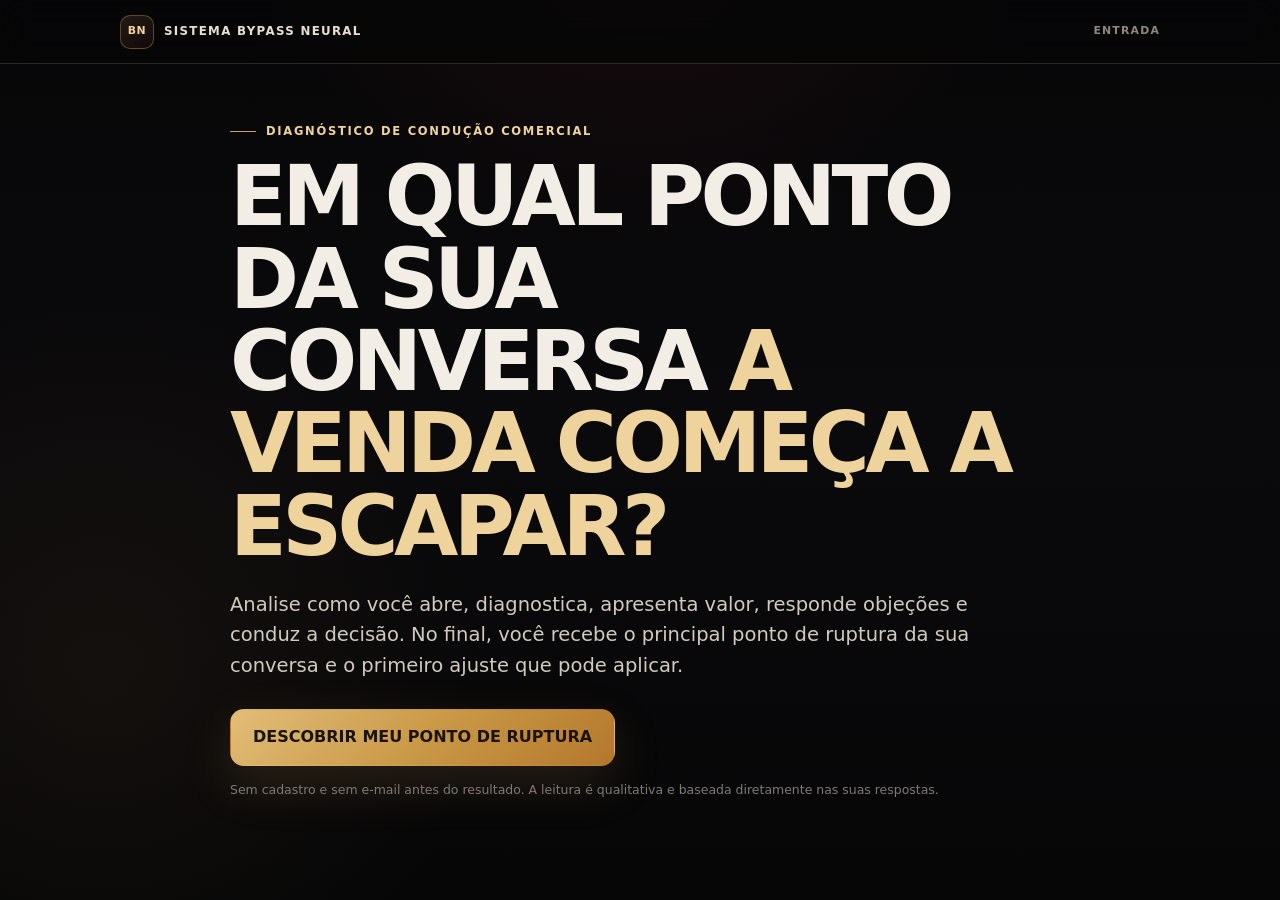
<file: index.html>
<!doctype html><html lang="pt-BR"><head><meta charset="utf-8"><meta name="viewport" content="width=device-width,initial-scale=1"><title>Sistema Bypass Neural</title><style>html,body{margin:0;min-height:100%;background:#09090a;color:#eee;font-family:system-ui,sans-serif}.boot{min-height:100vh;display:grid;place-items:center;text-align:center;padding:24px}.boot small{opacity:.65}</style></head><body><div class="boot" id="boot"><div>Carregando diagnóstico…<br><small>Sistema Bypass Neural</small></div></div><script>(async()=>{try{const files=Array.from({length:9},(_,i)=>`source/production/part-${String(i).padStart(2,'0')}.txt`);let html='';for(const f of files){const r=await fetch(f,{cache:'no-store'});if(!r.ok)throw new Error(`Falha em ${f}: ${r.status}`);html+=await r.text()}html=html.replace("document.getElementById('resultContinue').addEventListener('click',()=>go(26));","document.getElementById('resultContinue').addEventListener('click',()=>go(25));").replace("if (state.step===28) location.href=url;","if (state.step===27) location.href=url;").replace('</body>','<script src="patch-v3.js?v=20260812a"><\/script></body>');document.open();document.write(html);document.close()}catch(e){document.getElementById('boot').innerHTML='<div>Não foi possível carregar o diagnóstico.<br><small>'+String(e)+'</small></div>'}})();</script></body></html>
</file>
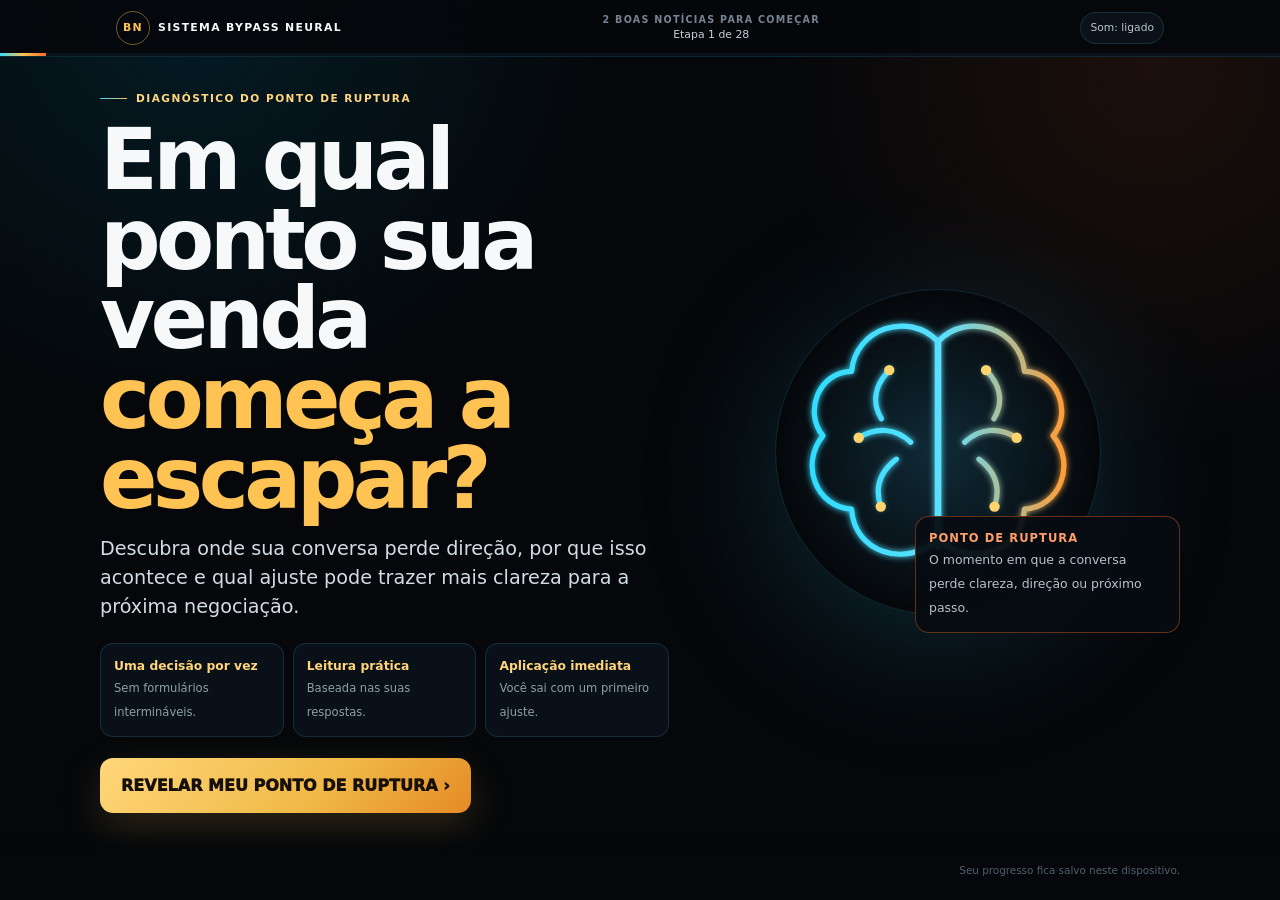
<file: index-v2.html>
<!doctype html><html lang="pt-BR"><head><meta charset="utf-8"><meta name="viewport" content="width=device-width,initial-scale=1,viewport-fit=cover"><title>Diagnóstico do Ponto de Ruptura | Sistema Bypass Neural</title><meta name="description" content="Descubra onde sua conversa comercial perde direção e receba um caminho prático para corrigir o ponto de ruptura."><meta name="theme-color" content="#05070a"><style>:root{--bg:#05070a;--p:#0b1118;--p2:#101821;--line:rgba(65,210,255,.16);--c:#3ad8ff;--g:#ffc353;--o:#ff6b28;--ok:#32dd91;--tx:#f6f8fa;--mu:#9ba8b5;--r:20px;--max:1080px}*{box-sizing:border-box}html{background:var(--bg);scroll-behavior:smooth}body{margin:0;color:var(--tx);font-family:Inter,system-ui,-apple-system,Segoe UI,sans-serif;line-height:1.5;background:radial-gradient(circle at 15% 0,rgba(0,170,220,.13),transparent 30%),radial-gradient(circle at 90% 8%,rgba(255,100,30,.09),transparent 27%),#05070a;min-width:320px}button,a{font:inherit}.top{position:sticky;top:0;z-index:30;background:rgba(5,7,10,.9);backdrop-filter:blur(16px);border-bottom:1px solid var(--line)}.topin{max-width:var(--max);margin:auto;padding:11px 16px 8px;display:grid;grid-template-columns:auto 1fr auto;gap:14px;align-items:center}.brand{font-size:.68rem;letter-spacing:.12em;font-weight:900;text-transform:uppercase;display:flex;align-items:center;gap:8px}.mark{width:34px;height:34px;border:1px solid rgba(255,195,83,.45);border-radius:50%;display:grid;place-items:center;color:var(--g)}.meta{text-align:center}.phase{font-size:.6rem;color:#758392;text-transform:uppercase;letter-spacing:.13em;font-weight:900}.step{font-size:.68rem;color:#c9d1d9}.sound{border:1px solid var(--line);background:#0b1118;color:#b9c4cc;border-radius:999px;padding:7px 9px;font-size:.67rem;cursor:pointer}.bar{height:3px;background:#0b1118}.bar i{display:block;height:100%;background:linear-gradient(90deg,var(--c),var(--g),var(--o));transition:.3s}.app{width:min(calc(100% - 26px),var(--max));min-height:calc(100vh - 95px);margin:auto;display:grid;align-items:center;padding:34px 0 82px}.screen{width:100%;animation:in .25s ease}@keyframes in{from{opacity:0;transform:translateY(8px)}to{opacity:1;transform:none}}.frame{width:min(100%,820px);margin:auto}.card{border:1px solid var(--line);border-radius:var(--r);padding:clamp(21px,4vw,36px);background:linear-gradient(150deg,rgba(15,23,32,.97),rgba(6,10,14,.98));box-shadow:0 24px 80px rgba(0,0,0,.45)}.kick{display:flex;align-items:center;gap:9px;font-size:.66rem;text-transform:uppercase;letter-spacing:.14em;color:#ffd680;font-weight:900;margin-bottom:13px}.kick:before{content:"";width:27px;height:1px;background:linear-gradient(90deg,var(--c),var(--g))}h1,h2,h3,p{margin-top:0}.t1{font-size:clamp(2.55rem,7vw,5.3rem);line-height:.94;letter-spacing:-.055em;margin-bottom:17px}.t2{font-size:clamp(2rem,5vw,3.8rem);line-height:1;letter-spacing:-.045em;margin-bottom:15px}.gold{color:var(--g)}.cyan{color:var(--c)}.lead{font-size:clamp(1rem,2.1vw,1.2rem);color:#d3dce4;max-width:760px}.muted{color:var(--mu)}.hero{display:grid;grid-template-columns:1.08fr .92fr;gap:26px;align-items:center}.heroart{position:relative;display:grid;place-items:center}.heroart img{width:min(100%,390px);filter:drop-shadow(0 28px 70px rgba(58,216,255,.16))}.float{position:absolute;right:0;bottom:14px;width:min(265px,58%);padding:13px;border-radius:14px;border:1px solid rgba(255,107,40,.38);background:rgba(7,12,17,.94)}.float b{display:block;color:#ff9d68;font-size:.72rem;text-transform:uppercase;letter-spacing:.09em}.float span{font-size:.78rem;color:#b6c1ca}.three{display:grid;grid-template-columns:repeat(3,1fr);gap:9px;margin:21px 0}.mini{padding:13px;border:1px solid var(--line);border-radius:13px;background:#091017}.mini b{display:block;color:#ffd47a;font-size:.77rem}.mini span{font-size:.72rem;color:#8f9dab}.btn{border:0;border-radius:13px;min-height:55px;padding:14px 21px;font-weight:950;cursor:pointer;display:inline-flex;align-items:center;justify-content:center;text-align:center;text-decoration:none;transition:.16s}.btn:hover{transform:translateY(-2px)}.primary{background:linear-gradient(135deg,#ffd77a,#f0b947 60%,#e58a25);color:#171009;box-shadow:0 15px 42px rgba(255,195,83,.16)}.news{display:grid;grid-template-columns:1fr .72fr;gap:22px;align-items:center}.tag{display:inline-block;border:1px solid rgba(58,216,255,.34);border-radius:7px;color:var(--c);font-size:.65rem;font-weight:900;letter-spacing:.1em;text-transform:uppercase;padding:6px 8px;margin-bottom:13px}.visual{border:1px solid var(--line);border-radius:18px;background:#070b0f;display:grid;place-items:center;min-height:290px;overflow:hidden}.visual img{display:block;width:min(72%,310px);height:auto}.bullets{display:grid;gap:9px;margin:18px 0}.bullet{display:grid;grid-template-columns:28px 1fr;gap:9px;padding:11px;border:1px solid rgba(255,255,255,.06);border-radius:12px;background:#091017;color:#c2ccd5}.bullet i{font-style:normal;color:var(--g);font-weight:900}.q{font-size:clamp(1.65rem,4.3vw,3.05rem);line-height:1.06;letter-spacing:-.035em;margin-bottom:7px}.helper{color:var(--mu);margin-bottom:20px}.opts{display:grid;gap:9px}.opt{width:100%;min-height:64px;border:1px solid rgba(65,210,255,.14);border-radius:14px;background:#0b1118;color:var(--tx);padding:13px 14px;display:grid;grid-template-columns:34px 1fr 18px;gap:11px;align-items:center;text-align:left;cursor:pointer}.opt:hover{border-color:rgba(58,216,255,.4);background:#0f1821}.opt[aria-pressed=true]{border-color:rgba(255,195,83,.65);background:linear-gradient(135deg,rgba(255,195,83,.1),rgba(58,216,255,.05))}.letter{width:31px;height:31px;border-radius:9px;background:rgba(58,216,255,.08);color:var(--c);display:grid;place-items:center;font-size:.7rem;font-weight:900}.why{margin-top:13px;border-left:2px solid var(--g);background:linear-gradient(90deg,rgba(255,195,83,.06),transparent);padding:11px 13px;color:#aab6c0;font-size:.8rem}.nav{position:fixed;bottom:0;left:0;right:0;z-index:25;background:linear-gradient(180deg,transparent,rgba(5,7,10,.97) 34%);padding:31px 16px max(11px,env(safe-area-inset-bottom));pointer-events:none}.navin{max-width:var(--max);margin:auto;display:flex;justify-content:space-between;pointer-events:auto}.back{border:0;background:none;color:#8998a6;text-decoration:underline;text-underline-offset:4px;cursor:pointer}.save{font-size:.65rem;color:#52606c}.milestone{display:grid;grid-template-columns:44px 1fr;gap:12px;align-items:center;padding:14px;border:1px solid rgba(50,221,145,.26);border-radius:14px;background:rgba(50,221,145,.055);margin:17px 0}.micon{width:44px;height:44px;border-radius:50%;display:grid;place-items:center;background:rgba(50,221,145,.12);color:#78f0b6}.milestone strong{display:block}.milestone span{font-size:.78rem;color:#9fb0bc}.rewards{display:grid;grid-template-columns:repeat(4,1fr);gap:9px;margin:20px 0}.reward{border:1px solid var(--line);border-radius:13px;background:#091017;text-align:center;padding:12px 8px}.reward img{width:32px;height:32px;margin-bottom:5px}.reward span{display:block;font-size:.68rem;color:#91a0ae}.process{text-align:center;min-height:390px;display:grid;place-items:center}.pulse{width:160px;height:160px;border-radius:50%;display:grid;place-items:center;margin:0 auto 18px;position:relative;background:radial-gradient(circle,rgba(58,216,255,.16),transparent 66%)}.pulse:before,.pulse:after{content:"";position:absolute;inset:5px;border:1px solid rgba(58,216,255,.3);border-radius:50%;animation:pulse 1.7s infinite}.pulse:after{inset:-15px;animation-delay:.45s}@keyframes pulse{to{opacity:0;transform:scale(1.2)}}.pulse img{width:110px}.loader{height:6px;border-radius:999px;background:#101821;overflow:hidden}.loader i{display:block;height:100%;background:linear-gradient(90deg,var(--c),var(--g));animation:load 2.4s ease forwards}@keyframes load{from{width:0}to{width:100%}}.result{display:grid;grid-template-columns:1fr .4fr;gap:20px;align-items:center}.result img{width:min(100%,210px);justify-self:center}.label{display:inline-block;border:1px solid rgba(255,195,83,.3);border-radius:999px;padding:6px 9px;color:#ffd47a;background:rgba(255,195,83,.06);font-size:.62rem;font-weight:900;text-transform:uppercase;letter-spacing:.1em}.rtitle{font-size:clamp(2.4rem,6vw,4.8rem);line-height:.95;letter-spacing:-.05em;margin:13px 0}.rgrid{display:grid;grid-template-columns:repeat(2,1fr);gap:10px;margin:17px 0}.rpanel{padding:16px;border:1px solid var(--line);border-radius:14px;background:#091017}.rpanel h3{font-size:.66rem;color:#ffd47a;text-transform:uppercase;letter-spacing:.1em;margin-bottom:7px}.rpanel p{font-size:.86rem;color:#b6c1ca;margin:0}.level{display:flex;gap:10px;align-items:center;padding:13px;border:1px solid var(--line);border-radius:13px;background:#081018}.level b{width:39px;height:39px;border-radius:10px;background:rgba(58,216,255,.1);color:var(--c);display:grid;place-items:center}.level small{display:block;color:#667484;text-transform:uppercase;letter-spacing:.08em;font-size:.58rem}.ipac{display:grid;grid-template-columns:repeat(4,1fr);gap:9px;margin:19px 0}.ip{border:1px solid var(--line);border-radius:14px;background:#091017;text-align:center;padding:15px 10px}.ip b{width:37px;height:37px;border-radius:50%;display:grid;place-items:center;margin:0 auto 7px;background:linear-gradient(135deg,var(--c),var(--g));color:#061016}.ip strong{display:block;font-size:.8rem}.ip span{font-size:.7rem;color:#8796a5}.suite{display:block;width:min(100%,860px);margin:18px auto;border:1px solid rgba(255,195,83,.24);border-radius:17px;box-shadow:0 25px 80px rgba(0,0,0,.45)}.products{display:grid;grid-template-columns:repeat(2,1fr);gap:10px;margin:18px 0}.product{padding:15px;border:1px solid var(--line);border-radius:14px;background:#091017}.product strong{display:block}.product span{font-size:.8rem;color:#91a0ae}.product em{display:block;font-style:normal;color:#62dcff;font-size:.7rem;margin-top:4px}.video{position:relative;padding-top:56.25%;border-radius:17px;overflow:hidden;border:1px solid rgba(58,216,255,.25);background:#05070a;margin:18px 0}.video iframe{position:absolute;inset:0;width:100%;height:100%;border:0}.offer{display:grid;grid-template-columns:1fr .85fr;gap:22px;align-items:center}.price{font-size:clamp(3.5rem,8vw,6.2rem);line-height:.9;font-weight:950;color:#ffd16d;margin:12px 0}.price small{font-size:.2em;color:#aab5be;letter-spacing:0}.checks{display:grid;gap:7px;margin:17px 0}.check{display:grid;grid-template-columns:22px 1fr;color:#c5d0d9}.check b{color:var(--ok)}.guarantee{padding:13px;border:1px solid rgba(50,221,145,.26);border-radius:13px;background:rgba(50,221,145,.055);color:#b9d8c8;font-size:.8rem}.toast{position:fixed;z-index:50;left:50%;top:85px;transform:translate(-50%,-15px);width:min(calc(100% - 26px),450px);padding:12px 14px;border:1px solid rgba(50,221,145,.3);border-radius:13px;background:rgba(7,14,18,.97);box-shadow:0 20px 65px rgba(0,0,0,.5);opacity:0;pointer-events:none;transition:.2s}.toast.show{opacity:1;transform:translate(-50%,0)}.toast strong{display:block;font-size:.8rem}.toast span{font-size:.7rem;color:#93a4b1}.exit{position:fixed;inset:0;z-index:80;background:rgba(0,0,0,.84);backdrop-filter:blur(8px);display:grid;place-items:center;padding:16px}.exit[hidden]{display:none}.exitbox{width:min(100%,820px);max-height:94vh;overflow:auto;border:1px solid rgba(255,195,83,.35);border-radius:23px;background:radial-gradient(circle at 85% 10%,rgba(255,107,40,.12),transparent 32%),#081017;padding:clamp(20px,4vw,33px);position:relative}.x{position:absolute;right:13px;top:10px;background:none;border:0;color:#8d9aa6;font-size:28px;cursor:pointer}.exitgrid{display:grid;grid-template-columns:.65fr 1fr;gap:24px;align-items:center}.book{width:min(250px,72vw);aspect-ratio:3/4.15;border-radius:7px 18px 18px 7px;background:radial-gradient(circle at 55% 44%,rgba(58,216,255,.17),transparent 25%),linear-gradient(145deg,#111820,#05080b 55%,#0a1015);border:1px solid rgba(255,195,83,.34);box-shadow:20px 28px 70px rgba(0,0,0,.55);padding:22px 18px;display:flex;flex-direction:column;justify-content:space-between;position:relative}.book:after{content:"";position:absolute;right:-9px;top:8px;bottom:8px;width:9px;background:linear-gradient(90deg,#c9bea2,#fff4d5,#9a9078);border-radius:0 5px 5px 0}.book b{font-size:.7rem;letter-spacing:.15em;color:#ffd47a;text-transform:uppercase}.book strong{font-size:1.65rem;line-height:.92}.book span{font-size:.7rem;color:#9ba9b5}.exitprice{font-size:3.8rem;font-weight:950;color:#ffd16d;line-height:.9;margin:10px 0}.no{border:0;background:none;color:#7d8995;text-decoration:underline;cursor:pointer;padding:10px}.fine{font-size:.7rem;color:#788692}@media(max-width:800px){.topin{grid-template-columns:1fr auto}.meta{grid-column:1/-1;grid-row:2}.hero,.news,.result,.offer,.exitgrid{grid-template-columns:1fr}.three{grid-template-columns:1fr 1fr}.rewards,.ipac{grid-template-columns:1fr 1fr}.rgrid,.products{grid-template-columns:1fr}.news .visual{order:-1}.float{right:6px}.exitgrid .book{justify-self:center}}@media(max-width:500px){.app{width:calc(100% - 18px);padding-top:23px}.card{padding:18px 15px}.three,.rewards,.ipac{grid-template-columns:1fr}.t1{font-size:2.55rem}.t2{font-size:2.15rem}.save{display:none}}</style><script>!function(f,b,e,v,n,t,s){if(f.fbq)return;n=f.fbq=function(){n.callMethod?n.callMethod.apply(n,arguments):n.queue.push(arguments)};if(!f._fbq)f._fbq=n;n.push=n;n.loaded=!0;n.version='2.0';n.queue=[];t=b.createElement(e);t.async=!0;t.src=v;s=b.getElementsByTagName(e)[0];s.parentNode.insertBefore(t,s)}(window,document,'script','https://connect.facebook.net/en_US/fbevents.js');fbq('init','341131507668987');fbq('track','PageView');</script></head><body><header class="top"><div class="topin"><div class="brand"><span class="mark">BN</span>Sistema Bypass Neural</div><div class="meta"><div class="phase" id="phase"></div><div class="step" id="step"></div></div><button class="sound" id="sound">Som: ligado</button></div><div class="bar"><i id="bar"></i></div></header><main class="app" id="app"></main><div class="nav"><div class="navin"><button class="back" id="back">Voltar</button><span class="save">Seu progresso fica salvo neste dispositivo.</span></div></div><div class="toast" id="toast"><strong id="tt"></strong><span id="tx"></span></div><div class="exit" id="exit" hidden><div class="exitbox"><button class="x" id="x">×</button><div class="exitgrid"><div class="book"><b>Sistema Bypass Neural</b><strong>O CÓDIGO DO DESPERTAR</strong><span>Guia de entrada para conversas que precisam avançar.</span></div><div><div class="kick">Antes de sair</div><h2 class="t2">Se o sistema completo ainda não é o momento, <span class="gold">comece pelo livro.</span></h2><p class="lead">Uma forma mais enxuta de organizar sua conversa, reconhecer pontos de ruptura e começar a corrigir o que trava a decisão.</p><div class="exitprice">R$17</div><button class="btn primary" id="book">QUERO O LIVRO POR R$17</button><button class="no" id="leave">Não, vou sair</button><div class="fine">Uma alternativa mais enxuta para começar sem entrar no sistema completo agora.</div></div></div></div></div><script>(()=>{'use strict';const N=28,K='bypassBK_v2',CO='https://pay.hotmart.com/A98424225S?bid=1773208589822&checkoutMode=10&off=njqo49xj',keys=['utm_source','utm_medium','utm_campaign','utm_content','utm_term','fbclid'],par=new URLSearchParams(location.search),acq={};keys.forEach(k=>{if(par.get(k))acq[k]=par.get(k)});let S={version:'2.0',step:0,a:{},scores:{diagnostic:0,value:0,objection:0,closing:0},result:null,params:acq,session:crypto.randomUUID?.()||Date.now()+'',fired:{},sound:true,exit:false};try{const o=JSON.parse(localStorage.getItem(K)||'null');if(o&&o.version==='2.0')S={...S,...o,params:{...acq,...(o.params||{})}}}catch(e){}const app=document.getElementById('app'),bar=document.getElementById('bar'),phase=document.getElementById('phase'),step=document.getElementById('step'),back=document.getElementById('back'),snd=document.getElementById('sound'),toast=document.getElementById('toast'),tt=document.getElementById('tt'),tx=document.getElementById('tx'),ex=document.getElementById('exit');function save(){localStorage.setItem(K,JSON.stringify(S))}function ev(n,d={}){if(S.fired[n])return;S.fired[n]=Date.now();save();try{fbq('trackCustom',n,d)}catch(e){};window.dataLayer=window.dataLayer||[];window.dataLayer.push({event:n,...d,session_id:S.session})}function repeat(n,d={}){try{fbq('trackCustom',n,d)}catch(e){};window.dataLayer=window.dataLayer||[];window.dataLayer.push({event:n,...d,session_id:S.session})}function tone(kind='ok'){if(!S.sound)return;try{const C=AudioContext||webkitAudioContext,c=new C(),t=c.currentTime,ns=kind==='win'?[523,659,784]:[659,831];ns.forEach((f,i)=>{const o=c.createOscillator(),g=c.createGain();o.frequency.value=f;g.gain.setValueAtTime(.001,t+i*.07);g.gain.linearRampToValueAtTime(.05,t+i*.07+.012);g.gain.exponentialRampToValueAtTime(.001,t+i*.07+.18);o.connect(g).connect(c.destination);o.start(t+i*.07);o.stop(t+i*.07+.2)});setTimeout(()=>c.close(),700)}catch(e){}}function pop(a,b,win=false){tt.textContent=a;tx.textContent=b;toast.classList.add('show');tone(win?'win':'ok');setTimeout(()=>toast.classList.remove('show'),2100)}function ph(s){if(s<=2)return'2 boas notícias para começar';if(s<=5)return'Contexto comercial';if(s<=16)return'Mapeamento da conversa';if(s<=18)return'Leitura do padrão';if(s<=20)return'Seu diagnóstico';if(s<=23)return'Solução personalizada';if(s===24)return'Vídeo';return'Sistema Bypass Neural'}function topbar(){phase.textContent=ph(S.step);step.textContent=`Etapa ${S.step+1} de ${N}`;bar.style.width=((S.step+1)/N*100)+'%';back.style.visibility=S.step?'visible':'hidden';snd.textContent=S.sound?'Som: ligado':'Som: desligado'}const Q={what:['O que você vende hoje?','Escolha o cenário mais parecido com o seu.',[['servicos','Serviços profissionais'],['consultoria','Consultoria ou mentoria'],['saude','Saúde, estética ou bem-estar'],['educacao','Educação, cursos ou treinamentos'],['imoveis','Imóveis ou ticket alto'],['produtos','Produtos ou comércio'],['outro','Outro tipo de oferta']],'Isso coloca o diagnóstico dentro de uma conversa parecida com a que você realmente vive.'],channel:['Onde a maior parte das suas vendas acontece?','Pense no canal em que as conversas mais importantes acontecem.',[['whatsapp','WhatsApp ou mensagens'],['call','Ligação ou chamada de vídeo'],['reuniao','Reunião comercial'],['presencial','Atendimento presencial'],['direct','Direct / redes sociais'],['misto','Uso mais de um canal']],'Cada canal muda o ritmo da decisão. O objetivo continua sendo clareza no próximo passo.'],ticket:['Qual é o valor médio da sua venda?','Escolha a faixa que representa a maioria das negociações.',[['100','Até R$100'],['500','R$100 a R$500'],['2000','R$500 a R$2.000'],['5000','R$2.000 a R$5.000'],['high','Acima de R$5.000']],'Quanto maior o risco percebido, mais importante é construir valor antes do fechamento.'],opening:['Como você costuma abrir uma conversa comercial?','Escolha seu comportamento mais comum.',[['pitch','Apresento a oferta logo no começo'],['brief','Faço uma pergunta rápida e depois explico'],['context','Primeiro entendo contexto e motivo do contato'],['script','Uso uma apresentação pronta']],'A abertura define se o cliente sente que entrou numa conversa ou numa apresentação.'],diagnosis:['Antes de apresentar a solução, quanto você realmente entende do problema?','Pense na conversa real, não na ideal.',[['little','Normalmente sei só o básico'],['some','Faço algumas perguntas, sem aprofundar muito'],['impact','Entendo problema, impacto e prioridade'],['criteria','Entendo também o que faria a pessoa decidir']],'Quando o diagnóstico é raso, a proposta precisa adivinhar o que deveria provar.'],value:['Quando explica sua oferta, como você constrói valor?','Escolha o padrão mais frequente.',[['features','Mostro recursos e tudo o que a pessoa recebe'],['benefits','Explico benefícios gerais'],['link','Conecto a solução ao que o cliente acabou de dizer'],['comparison','Uso comparação de preço ou custo']],'Valor ganha força quando a solução se conecta a um problema já reconhecido.'],price:['O que acontece quando chega o momento do preço?','Escolha a situação mais frequente.',[['silence','Digo o preço e espero a reação'],['justify','Justifico o preço antes que a pessoa questione'],['discount','Já penso em desconto ou condição'],['criteria','Retomo o que a pessoa disse e apresento o preço nesse contexto']],'Preço isolado vira comparação. Preço ligado ao critério de decisão vira parte da escolha.'],goal:['Se pudesse melhorar uma única coisa agora, qual seria?','Essa resposta define onde o diagnóstico precisa ser mais útil.',[['clarity','Ter mais clareza sobre o que dizer'],['objection','Responder objeções sem travar'],['confidence','Conduzir com mais segurança'],['followup','Parar de perder clientes no follow-up'],['closing','Fechar com mais naturalidade']],'No final, você verá como o sistema se conecta diretamente a essa prioridade.'],expensive:['O cliente diz: “Está caro.” O que você faz primeiro?','Escolha sua reação mais comum.',[['defend','Explico por que vale o preço'],['discount','Tento melhorar a condição'],['question','Pergunto o que está sendo comparado ou pesando'],['freeze','Fico sem saber como continuar']],'“Está caro” pode significar comparação, insegurança, valor pouco claro ou falta de prioridade.'],think:['O cliente diz: “Vou pensar.” O que acontece depois?','Marque o comportamento mais comum.',[['accept','Aceito e aguardo a pessoa voltar'],['pressure','Tento convencer a decidir agora'],['clarify','Pergunto o que ela precisa avaliar'],['follow','Combino um retorno sem explorar a dúvida']],'“Vou pensar” sinaliza que alguma parte da decisão ainda está aberta.'],partner:['O cliente diz: “Preciso falar com alguém.” Como você conduz?','Pense em sócio, cônjuge, gestor ou outro decisor.',[['wait','Peço para me avisar depois'],['material','Mando mais material'],['clarify','Entendo o que a outra pessoa precisa saber e preparo o próximo passo'],['push','Tento fechar antes']],'Quando existe outro decisor, o objetivo é reduzir ruído na conversa que vai acontecer sem você.'],notnow:['O cliente diz: “Agora não.” Qual é sua primeira leitura?','Escolha o mais próximo da prática.',[['timing','Assumo que é timing e encerro'],['campaign','Coloco no follow-up e tento depois'],['clarify','Entendo o que precisaria mudar para fazer sentido'],['discount','Tento criar uma condição melhor']],'“Agora não” vira informação útil quando você descobre o que impede o avanço.'],followup:['Quando o cliente some, como é seu follow-up?','Escolha o padrão mais comum.',[['checking','“Oi, conseguiu ver?” / “Alguma novidade?”'],['repeat','Repito os principais benefícios'],['newvalue','Retomo o contexto e acrescento algo útil para a decisão'],['none','Faço pouco follow-up para não parecer insistente']],'Follow-up forte não é cobrar resposta. É devolver direção para uma decisão que perdeu movimento.'],closing:['Como suas conversas normalmente terminam?','Pense no último minuto.',[['open','“Qualquer coisa me chama.”'],['hope','Espero o cliente dizer que quer comprar'],['next','Definimos um próximo passo claro, com ação e prazo'],['link','Mando o link e deixo a pessoa decidir sozinha']],'Uma boa conversa pode perder força no fim quando ninguém sabe o que acontece depois.']};function question(id){const [t,h,os,w]=Q[id];return `<section class="screen frame"><div class="kick">${ph(S.step)}</div><h2 class="q">${t}</h2><p class="helper">${h}</p><div class="opts">${os.map((o,i)=>`<button class="opt" data-a="${id}" data-v="${o[0]}" aria-pressed="${S.a[id]===o[0]}"><span class="letter">${String.fromCharCode(65+i)}</span><span>${o[1]}</span><span>›</span></button>`).join('')}</div><div class="why">${w}</div></section>`}function calc(){const a=S.a,s={diagnostic:0,value:0,objection:0,closing:0};if(a.opening==='pitch')s.diagnostic+=3;else if(['brief','script'].includes(a.opening))s.diagnostic++;if(a.diagnosis==='little')s.diagnostic+=3;else if(a.diagnosis==='some')s.diagnostic+=2;if(a.value==='features')s.value+=3;else if(['benefits','comparison'].includes(a.value))s.value+=2;if(a.price==='silence')s.value+=2;else if(['justify','discount'].includes(a.price))s.value++;if(['defend','discount','freeze'].includes(a.expensive))s.objection+=2;if(['accept','pressure'].includes(a.think))s.objection+=2;else if(a.think==='follow')s.objection++;if(['wait','push'].includes(a.partner))s.objection+=2;else if(a.partner==='material')s.objection++;if(['timing','discount'].includes(a.notnow))s.objection+=2;else if(a.notnow==='campaign')s.objection++;if(['checking','none'].includes(a.followup))s.closing+=3;else if(a.followup==='repeat')s.closing+=2;if(['open','hope'].includes(a.closing))s.closing+=3;else if(a.closing==='link')s.closing+=2;S.scores=s;const order=['diagnostic','value','objection','closing'],x=order.map((k,i)=>({k,v:s[k],i})).sort((a,b)=>b.v-a.v||a.i-b.i),total=Object.values(s).reduce((a,b)=>a+b,0);S.result={primary:x[0].v?x[0].k:null,secondary:x[1].v?x[1].k:null,total,level:total<=3?'Estrutura Consolidada':total<=7?'Estrutura Funcional':total<=12?'Estrutura Parcial':'Estrutura Inicial'};save()}const labels={diagnostic:'DIAGNÓSTICO FRACO',value:'VALOR DIFUSO',objection:'OBJEÇÃO REATIVA',closing:'FECHAMENTO ABERTO'},friendly={diagnostic:'apresentar cedo demais',value:'deixar o valor abstrato',objection:'responder antes de entender',closing:'terminar sem próximo passo'},D={diagnostic:['A conversa perde precisão antes da proposta.','Você tende a apresentar antes de entender problema, impacto, prioridade e critério de decisão.','A solução pode ser boa, mas o cliente precisa fazer sozinho a ligação entre o que sente e o que você vende.','Antes de explicar, esclareça situação, impacto, prioridade e o que faria a pessoa considerar uma boa decisão.'],value:['A ruptura aparece quando a solução é apresentada.','Benefícios e entregas entram na conversa, mas nem sempre ficam ligados ao que o cliente revelou.','O preço ganha peso porque o valor continua abstrato.','Repita a necessidade nas palavras do cliente e conecte cada parte da solução a esse ponto.'],objection:['A conversa perde direção no momento da hesitação.','A resposta chega antes de você descobrir o que a objeção realmente quer dizer.','Você pode defender preço quando o problema é confiança ou explicar mais quando falta prioridade.','Primeiro identifique a dúvida real. Depois responda só ao ponto confirmado e recoloque a decisão em movimento.'],closing:['A ruptura aparece no final e no follow-up.','A conversa termina aberta, sem decisão ou próximo passo definido.','Mesmo com interesse, o cliente sai sem compromisso claro e a energia desaparece.','Feche cada conversa com um próximo passo concreto: o que vai acontecer, quem faz e quando.'],none:['Não apareceu uma ruptura dominante.','Suas respostas mostram uma estrutura relativamente consistente.','Nesse caso, o ganho tende a vir de refinamento e repetição.','Padronize o que já funciona e concentre prática na prioridade escolhida.']};function ctx(){const a=S.a;return{what:({servicos:'seus serviços',consultoria:'sua consultoria ou mentoria',saude:'seu atendimento',educacao:'seus treinamentos',imoveis:'suas negociações',produtos:'seus produtos',outro:'sua oferta'}[a.what]||'sua oferta'),channel:({whatsapp:'no WhatsApp',call:'em chamadas',reuniao:'em reuniões',presencial:'no atendimento presencial',direct:'no Direct',misto:'em mais de um canal'}[a.channel]||'nas suas conversas'),goal:({clarity:'ter clareza sobre o que dizer',objection:'responder objeções sem travar',confidence:'conduzir com mais segurança',followup:'recuperar conversas no follow-up',closing:'fechar com mais naturalidade'}[a.goal]||'conduzir melhor')}}function products(){const p=S.result?.primary||'diagnostic',m={diagnostic:[['Manual de Campo','Perguntas e mapas para chegar à proposta com contexto.','Menos improviso no diagnóstico.'],['Cartões de Campo IPAC','Referência rápida para saber o que fazer na conversa.','Mais segurança no próximo passo.'],['Caderno de 21 Conversas','Registro e revisão das conversas reais.','Transforma experiência em melhoria.'],['Sprint de Ativação de 7 Dias','Aplicação guiada para colocar a estrutura em uso.','Evita que o conteúdo fique parado.']],value:[['Manual de Campo','Organiza a passagem entre necessidade, valor e proposta.','Ajuda a tornar valor concreto.'],['Biblioteca de 100 Scripts','Estruturas para apresentar e perguntar sem começar do zero.','Mais clareza na linguagem.'],['Caderno de 21 Conversas','Revela onde o valor ficou forte ou difuso.','Você enxerga padrões reais.'],['Sprint de Ativação de 7 Dias','Treina aplicação no dia a dia.','Mais consistência na execução.']],objection:[['Matriz de 20 Objeções','Organiza hesitações e como investigá-las.','Você para de responder no automático.'],['Biblioteca de 100 Scripts','Estruturas adaptáveis para objeções e retomadas.','Mais repertório sem decorar frases.'],['Manual de Campo','Ajuda a diagnosticar a objeção antes de responder.','Menos defesa, mais direção.'],['Cartões de Campo IPAC','Consulta rápida para conversas difíceis.','Mais confiança sob pressão.']],closing:[['Operação Bypass 21','Ciclo para consolidar condução e fechamento.','Cria repetição e previsibilidade.'],['Caderno de 21 Conversas','Mostra onde as conversas terminam abertas.','Você aprende com cada fechamento.'],['Sprint de Ativação de 7 Dias','Treina próximos passos e follow-up.','Mais movimento depois da conversa.'],['Cartões de Campo IPAC','Lembretes rápidos para conduzir até a próxima ação.','Evita finais vagos.']]};return m[p]}function link(url,extra={}){const u=new URL(url,location.href);Object.entries({...S.params,...extra}).forEach(([k,v])=>v&&u.searchParams.set(k,v));return u.toString()}function view(){topbar();const c=ctx();let h='';switch(S.step){case 0:h=`<section class="screen hero"><div><div class="kick">Diagnóstico do Ponto de Ruptura</div><h1 class="t1">Em qual ponto sua venda <span class="gold">começa a escapar?</span></h1><p class="lead">Descubra onde sua conversa perde direção, por que isso acontece e qual ajuste pode trazer mais clareza para a próxima negociação.</p><div class="three"><div class="mini"><b>Uma decisão por vez</b><span>Sem formulários intermináveis.</span></div><div class="mini"><b>Leitura prática</b><span>Baseada nas suas respostas.</span></div><div class="mini"><b>Aplicação imediata</b><span>Você sai com um primeiro ajuste.</span></div></div><button class="btn primary" id="start">REVELAR MEU PONTO DE RUPTURA ›</button></div><div class="heroart"><img src="v2/brain.svg" alt="Rede neural representando a análise da conversa"><div class="float"><b>Ponto de ruptura</b><span>O momento em que a conversa perde clareza, direção ou próximo passo.</span></div></div></section>`;break;case 1:h=`<section class="screen frame"><div class="card news"><div><span class="tag">Boa notícia 1</span><h2 class="t2">A venda costuma dar sinais <span class="gold">antes</span> de virar um “vou pensar”.</h2><p class="lead">Quando uma conversa trava, quase sempre existe um ponto anterior em que a direção ficou fraca: diagnóstico raso, valor pouco concreto, objeção mal compreendida ou fechamento aberto.</p><div class="bullets"><div class="bullet"><i>01</i><span>Localizar o momento em que a conversa muda de ritmo ajuda você a saber o que corrigir.</span></div><div class="bullet"><i>02</i><span>Você não precisa falar mais. Precisa perceber melhor o que está acontecendo.</span></div></div><button class="btn primary" data-next>ENTENDI. CONTINUAR</button></div><div class="visual"><img src="v2/conversation.svg" alt="Conversa e ponto de ruptura"></div></div></section>`;break;case 2:h=`<section class="screen frame"><div class="card news"><div><span class="tag">Boa notícia 2</span><h2 class="t2">Você não precisa decorar uma resposta para <span class="cyan">cada situação.</span></h2><p class="lead">Uma estrutura simples de leitura, perguntas, valor, objeções e próximo passo reduz o improviso e ajuda você a conduzir com mais segurança.</p><div class="milestone"><div class="micon">✦</div><div><strong>Seu diagnóstico começa agora.</strong><span>As próximas escolhas vão montar uma leitura específica do seu cenário.</span></div></div><button class="btn primary" data-next>COMEÇAR O DIAGNÓSTICO</button></div><div class="visual"><img src="v2/scripts.svg" alt="Estruturas de conversa"></div></div></section>`;break;case 3:h=question('what');break;case 4:h=question('channel');break;case 5:h=question('ticket');break;case 6:h=question('opening');break;case 7:h=question('diagnosis');break;case 8:h=question('value');break;case 9:h=question('price');break;case 10:h=question('goal');break;case 11:h=question('expensive');break;case 12:h=question('think');break;case 13:h=question('partner');break;case 14:h=question('notnow');break;case 15:h=question('followup');break;case 16:h=question('closing');break;case 17:h=`<section class="screen frame"><div class="card"><div class="kick">Primeiro mapa concluído</div><h2 class="t2">Você já mostrou <span class="gold">como sua conversa funciona de verdade.</span></h2><p class="lead">Agora dá para cruzar seu tipo de oferta, canal, ticket, apresentação, objeções, follow-up e fechamento.</p><div class="rewards"><div class="reward"><img src="v2/conversation.svg" alt=""><span>Conversa mapeada</span></div><div class="reward"><img src="v2/scripts.svg" alt=""><span>Valor e linguagem</span></div><div class="reward"><img src="v2/followup.svg" alt=""><span>Follow-up lido</span></div><div class="reward"><img src="v2/progress.svg" alt=""><span>Próximo passo visto</span></div></div><div class="milestone"><div class="micon">🏆</div><div><strong>Diagnóstico completo.</strong><span>Falta transformar suas respostas em uma direção prática.</span></div></div><button class="btn primary" data-next>VER MINHA LEITURA</button></div></section>`;break;case 18:h=`<section class="screen frame"><div class="card process"><div><div class="pulse"><img src="v2/brain.svg" alt="Analisando respostas"></div><h2 class="t2">Organizando seu <span class="gold">ponto de ruptura.</span></h2><p class="muted">Cruzando o que você vende, como conduz e o que acontece nos momentos de hesitação e decisão.</p><div class="loader"><i></i></div></div></div></section>`;setTimeout(()=>{if(S.step===18){calc();go(19,false)}},2600);break;case 19:{calc();const p=S.result.primary||'none',d=D[p];h=`<section class="screen"><div class="card"><div class="result"><div><span class="label">Seu principal ponto de atenção</span><h2 class="rtitle">${p==='none'?'ESTRUTURA CONSISTENTE':labels[p]}</h2><p class="lead">${d[0]}</p></div><img src="v2/progress.svg" alt="Direção e progresso"></div><div class="rgrid"><div class="rpanel"><h3>Como isso aparece</h3><p>${d[1]}</p></div><div class="rpanel"><h3>O que isso custa na conversa</h3><p>${d[2]}</p></div></div><div class="why"><strong>Primeiro ajuste:</strong> ${d[3]}</div><div class="level"><b>BN</b><div><small>Nível atual da estrutura</small><strong>${S.result.level}</strong></div></div><p><button class="btn primary" data-next>VER O QUE ISSO SIGNIFICA NO MEU CASO</button></p></div></section>`;break}case 20:{const p=S.result.primary||'none';h=`<section class="screen frame"><div class="card"><div class="kick">Aplicando ao seu cenário</div><h2 class="t2">Para vender ${c.what} ${c.channel}, sua prioridade é <span class="gold">${p==='none'?c.goal:friendly[p]}</span>.</h2><p class="lead">Você escolheu como objetivo <strong>${c.goal}</strong>. O caminho mais curto não é adicionar mais frases, mas organizar o que acontece antes, durante e depois do ponto em que a conversa perde força.</p><div class="bullets"><div class="bullet"><i>1</i><span><strong>Antes:</strong> saiba o que precisa descobrir.</span></div><div class="bullet"><i>2</i><span><strong>Durante:</strong> conecte perguntas e proposta ao que o cliente revelou.</span></div><div class="bullet"><i>3</i><span><strong>Depois:</strong> termine com decisão ou próximo passo claro.</span></div></div><button class="btn primary" data-next>QUERO VER A ESTRUTURA</button></div></section>`;break}case 21:h=`<section class="screen frame"><div class="card"><div class="kick">Sequência de Condução Estruturada</div><h2 class="t2">Seu problema não exige falar mais. <span class="gold">Exige conduzir melhor.</span></h2><p class="lead">O Sistema Bypass Neural organiza a conversa pelo IPAC: uma referência simples para sair do improviso.</p><div class="ipac"><div class="ip"><b>I</b><strong>Identificar</strong><span>Leia contexto e estado da decisão.</span></div><div class="ip"><b>P</b><strong>Perguntar</strong><span>Revele necessidade, impacto e dúvida.</span></div><div class="ip"><b>A</b><strong>Apresentar</strong><span>Conecte a solução ao que a pessoa disse.</span></div><div class="ip"><b>C</b><strong>Conduzir</strong><span>Leve para decisão ou próximo passo.</span></div></div><button class="btn primary" data-next>VER O SISTEMA POR DENTRO</button></div></section>`;break;case 22:h=`<section class="screen"><div class="kick">Por dentro do Sistema Bypass Neural</div><h2 class="t2">Você não recebe arquivos soltos. <span class="gold">Recebe uma estrutura de execução.</span></h2><p class="lead">Área de membros, manual, biblioteca de scripts, matriz de objeções, caderno de conversas, trilha prática, cartões de campo e Operação Bypass 21 organizados para consulta e aplicação.</p><img class="suite" src="main-site/assets/suite.webp" alt="Materiais do Sistema Bypass Neural"><button class="btn primary" data-next>VER O QUE MAIS ME AJUDA</button></section>`;break;case 23:{const ps=products();h=`<section class="screen"><div class="kick">Seu caminho dentro do sistema</div><h2 class="t2">Estes recursos atacam diretamente <span class="gold">seu ponto de ruptura.</span></h2><p class="lead">A ideia não é consumir tudo de uma vez. Comece pelo que reduz seu maior atrito.</p><div class="products">${ps.map(x=>`<div class="product"><strong>${x[0]}</strong><span>${x[1]}</span><em>${x[2]}</em></div>`).join('')}</div><div class="milestone"><div class="micon">✦</div><div><strong>Você já sabe por onde começar.</strong><span>Seu foco é ${S.result.primary?friendly[S.result.primary]:c.goal}, e sua prioridade declarada é ${c.goal}.</span></div></div><button class="btn primary" data-next>ASSISTIR À EXPLICAÇÃO</button></section>`;break}case 24:h=`<section class="screen"><div class="kick">Veja a explicação</div><h2 class="t2">Entenda como uma conversa pode <span class="gold">travar sem parecer que travou.</span></h2><p class="lead">O vídeo mostra o raciocínio por trás da condução e como aplicar o sistema no dia a dia.</p><div class="video"><iframe src="https://www.youtube-nocookie.com/embed/R5-Q0ccApXM?rel=0&modestbranding=1" title="Sistema Bypass Neural" allow="accelerometer; autoplay; clipboard-write; encrypted-media; gyroscope; picture-in-picture; web-share" allowfullscreen></iframe></div><button class="btn primary" data-next>ASSISTIR VÍDEO E CONTINUAR ›</button></section>`;break;case 25:h=`<section class="screen frame"><div class="card"><div class="kick">A ponte para a solução</div><h2 class="t2">Hoje você já sabe <span class="gold">onde olhar.</span> O sistema organiza como agir.</h2><p class="lead">Para o seu cenário, o ganho mais importante é ${c.goal}. O Sistema Bypass Neural reúne estrutura, scripts e prática para transformar esse ajuste em comportamento repetível.</p><div class="checks"><div class="check"><b>✓</b><span>Menos improviso para decidir o que perguntar e quando apresentar.</span></div><div class="check"><b>✓</b><span>Mais clareza para responder objeções sem virar disputa.</span></div><div class="check"><b>✓</b><span>Próximos passos mais definidos, mesmo quando a pessoa não decide na hora.</span></div></div><button class="btn primary" data-next>VER TUDO O QUE EU RECEBO</button></div></section>`;break;case 26:h=`<section class="screen offer"><div><div class="kick">Sistema Bypass Neural completo</div><h2 class="t2">Uma estrutura para conduzir <span class="gold">conversas reais.</span></h2><p class="lead">Treinamento aplicado + 8 entregáveis organizados para consulta, prática e evolução da sua condução comercial.</p><div class="price"><small>Pagamento único</small><br>R$37</div><div class="checks"><div class="check"><b>✓</b><span>Treinamento Aplicado</span></div><div class="check"><b>✓</b><span>Manual de Campo + Biblioteca de 100 Scripts</span></div><div class="check"><b>✓</b><span>Matriz de 20 Objeções + Caderno de 21 Conversas</span></div><div class="check"><b>✓</b><span>Sprint de 7 Dias + Cartões IPAC + Operação Bypass 21</span></div></div><div class="guarantee">Garantia de 7 dias. Se não fizer sentido para você, pode solicitar reembolso dentro do prazo.</div><p><button class="btn primary" id="offer">QUERO MEU CAMINHO COMPLETO ›</button></p></div><img class="suite" src="main-site/assets/suite.webp" alt="Sistema Bypass Neural completo"></section>`;break;case 27:h=`<section class="screen frame"><div class="card" style="text-align:center"><div class="kick" style="justify-content:center">Seu acesso</div><h2 class="t2">Tudo pronto para continuar <span class="gold">no checkout seguro.</span></h2><p class="lead" style="margin-inline:auto">Seu diagnóstico continua salvo caso queira revisar depois.</p><div class="milestone" style="text-align:left"><div class="micon">✓</div><div><strong>Diagnóstico concluído.</strong><span>Agora você pode acessar o Sistema Bypass Neural completo.</span></div></div><a class="btn primary" id="checkout" href="${link(CO,{sck:'BK_DIAGNOSTICO_V2'})}">ACESSAR O SISTEMA BYPASS NEURAL — R$37</a><p class="fine">Pagamento processado pela Hotmart. Garantia de 7 dias.</p></div></section>`}app.innerHTML=h;bind();window.scrollTo({top:0,behavior:'smooth'});if(S.step===0)ev('BK_ViewEntry');if(S.step===19)ev('BK_ResultViewed',{primary:S.result?.primary||'none'});if(S.step===26)ev('BK_OfferViewed');save()}function milestone(n){const m={5:['Contexto mapeado','Agora a leitura entra na sua conversa real.'],9:['Primeiro padrão identificado','Você já passou por abertura, diagnóstico, valor e preço.'],14:['Objeções mapeadas','Você mostrou como reage nos principais momentos de hesitação.'],16:['Conversa completa','Follow-up e fechamento também entraram no mapa.']}[n];if(m)pop(m[0],m[1],n>=14)}function answer(k,v){S.a[k]=v;calc();save();repeat('BK_Answer',{question:k});milestone(S.step);setTimeout(()=>go(S.step+1),180)}function go(n,push=true){S.step=Math.max(0,Math.min(N-1,n));save();if(push)history.pushState({bk:true,step:S.step},'',location.href);view();const e={3:'BK_StartDiagnostic',6:'BK_ContextComplete',7:'BK_OpeningComplete',8:'BK_DiagnosisComplete',10:'BK_ValueComplete',11:'BK_PriceComplete',15:'BK_ObjectionsComplete',16:'BK_FollowupComplete',17:'BK_ClosingComplete',19:'BK_DiagnosticComplete'};if(e[S.step])ev(e[S.step])}function bind(){document.querySelectorAll('[data-next]').forEach(x=>x.onclick=()=>go(S.step+1));document.querySelectorAll('[data-a]').forEach(x=>x.onclick=()=>answer(x.dataset.a,x.dataset.v));document.getElementById('start')?.addEventListener('click',()=>go(1));document.getElementById('offer')?.addEventListener('click',()=>{ev('BK_CTA_Click',{location:'offer'});go(27)});document.getElementById('checkout')?.addEventListener('click',()=>{ev('InitiateCheckout');S.exit=true;save()})}back.onclick=()=>go(S.step-1);snd.onclick=()=>{S.sound=!S.sound;save();topbar();if(S.sound)tone()};function showExit(){if(S.exit||S.step>=27)return;S.exit=true;save();ex.hidden=false;ev('BK_ExitIntent');tone('win')}document.getElementById('x').onclick=()=>ex.hidden=true;document.getElementById('leave').onclick=()=>ex.hidden=true;document.getElementById('book').onclick=()=>{repeat('BK_Book17_Intent',{value:17,currency:'BRL'});location.href=link('livro.html',{sck:'BK_EXIT_BOOK17'})};document.addEventListener('mouseout',e=>{if(e.clientY<=0&&!e.relatedTarget)showExit()});history.replaceState({bk:true,step:S.step},'',location.href);view()})();</script></body></html>
</file>
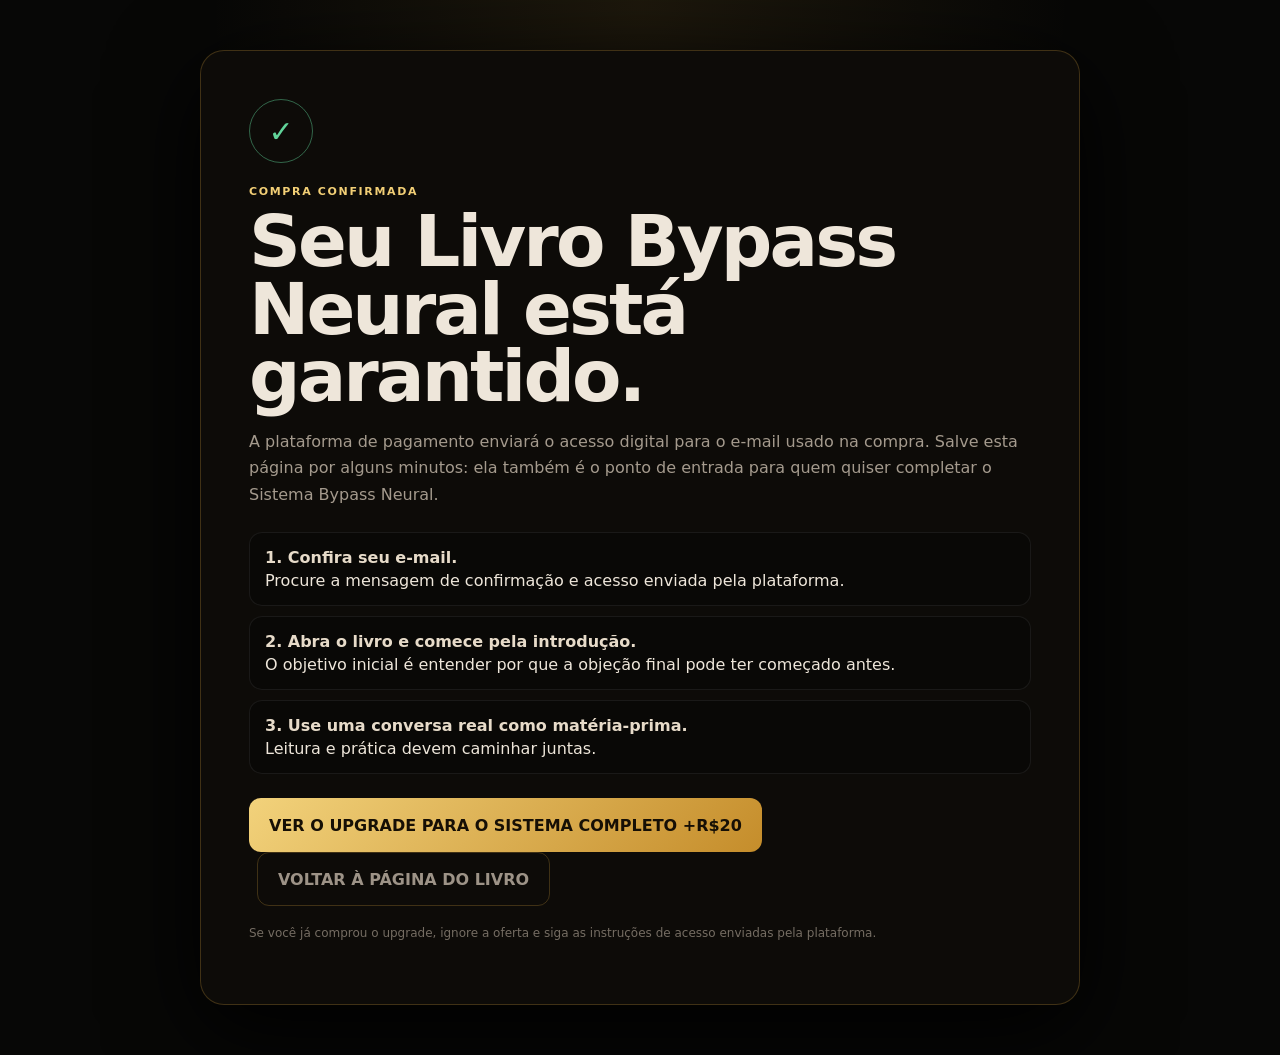
<file: obrigado-livro.html>
<!doctype html><html lang="pt-BR"><head><meta charset="utf-8"><meta name="viewport" content="width=device-width,initial-scale=1"><meta name="robots" content="noindex,nofollow"><title>Compra confirmada | Livro Bypass Neural</title><style>:root{--bg:#070706;--gold:#f2cf76;--line:rgba(214,164,60,.25);--text:#eee6da;--muted:#a49a8d;--green:#61d49a}*{box-sizing:border-box}body{margin:0;background:radial-gradient(circle at 50% 0,rgba(214,164,60,.11),transparent 35%),var(--bg);color:var(--text);font-family:Inter,system-ui,sans-serif}.wrap{width:min(calc(100% - 28px),880px);margin:auto}.main{min-height:100vh;display:grid;place-items:center;padding:50px 0}.card{width:100%;border:1px solid var(--line);border-radius:24px;background:#0d0b08;padding:clamp(24px,5vw,48px);box-shadow:0 25px 90px #000}.check{width:64px;height:64px;border-radius:50%;display:grid;place-items:center;border:1px solid rgba(97,212,154,.45);color:var(--green);font-size:30px;margin-bottom:22px}.ey{font-size:11px;letter-spacing:.15em;text-transform:uppercase;color:var(--gold);font-weight:900}h1{font-size:clamp(42px,7vw,72px);line-height:.94;letter-spacing:-.04em;margin:10px 0 18px}p{color:var(--muted);line-height:1.65}.steps{display:grid;gap:10px;margin:24px 0}.step{padding:15px;border:1px solid rgba(255,255,255,.07);border-radius:13px;background:#090806}.step b{display:block;color:#e7dbc9;margin-bottom:4px}.btn{display:inline-flex;min-height:54px;padding:14px 20px;border-radius:12px;align-items:center;justify-content:center;text-decoration:none;font-weight:900;border:0;cursor:pointer}.gold{background:linear-gradient(135deg,#f2d27b,#c58d2b);color:#160f05}.ghost{margin-left:8px;color:#9d9387;border:1px solid var(--line)}.note{font-size:12px;color:#756d63;margin-top:18px}@media(max-width:600px){.btn{width:100%}.ghost{margin:8px 0 0}}</style><script src="commerce-r17.js"></script></head><body><main class="main"><div class="wrap"><section class="card"><div class="check">✓</div><div class="ey">Compra confirmada</div><h1>Seu Livro Bypass Neural está garantido.</h1><p>A plataforma de pagamento enviará o acesso digital para o e-mail usado na compra. Salve esta página por alguns minutos: ela também é o ponto de entrada para quem quiser completar o Sistema Bypass Neural.</p><div class="steps"><div class="step"><b>1. Confira seu e-mail.</b><span>Procure a mensagem de confirmação e acesso enviada pela plataforma.</span></div><div class="step"><b>2. Abra o livro e comece pela introdução.</b><span>O objetivo inicial é entender por que a objeção final pode ter começado antes.</span></div><div class="step"><b>3. Use uma conversa real como matéria-prima.</b><span>Leitura e prática devem caminhar juntas.</span></div></div><a class="btn gold" id="upgrade" href="upgrade-20.html">VER O UPGRADE PARA O SISTEMA COMPLETO +R$20</a><a class="btn ghost" href="livro.html">VOLTAR À PÁGINA DO LIVRO</a><p class="note">Se você já comprou o upgrade, ignore a oferta e siga as instruções de acesso enviadas pela plataforma.</p></section></div></main><script>(()=>{const P='341131507668987';let fired=false;try{fired=sessionStorage.getItem('lbn_purchase_fired')==='1'}catch(e){};function pixel(){if(window.fbq)return;!function(f,b,e,v,n,t,s){if(f.fbq)return;n=f.fbq=function(){n.callMethod?n.callMethod.apply(n,arguments):n.queue.push(arguments)};if(!f._fbq)f._fbq=n;n.push=n;n.loaded=!0;n.version='2.0';n.queue=[];t=b.createElement(e);t.async=!0;t.src=v;s=b.getElementsByTagName(e)[0];s.parentNode.insertBefore(t,s)}(window,document,'script','https://connect.facebook.net/en_US/fbevents.js');fbq('init',P)}pixel();if(!fired){try{fbq('track','Purchase',{value:17,currency:'BRL',content_name:'Livro Bypass Neural',content_type:'product'})}catch(e){};window.dataLayer=window.dataLayer||[];window.dataLayer.push({event:'BUY_BOOK17',value:17,currency:'BRL'});try{sessionStorage.setItem('lbn_purchase_fired','1')}catch(e){}}})();</script></body></html>
</file>
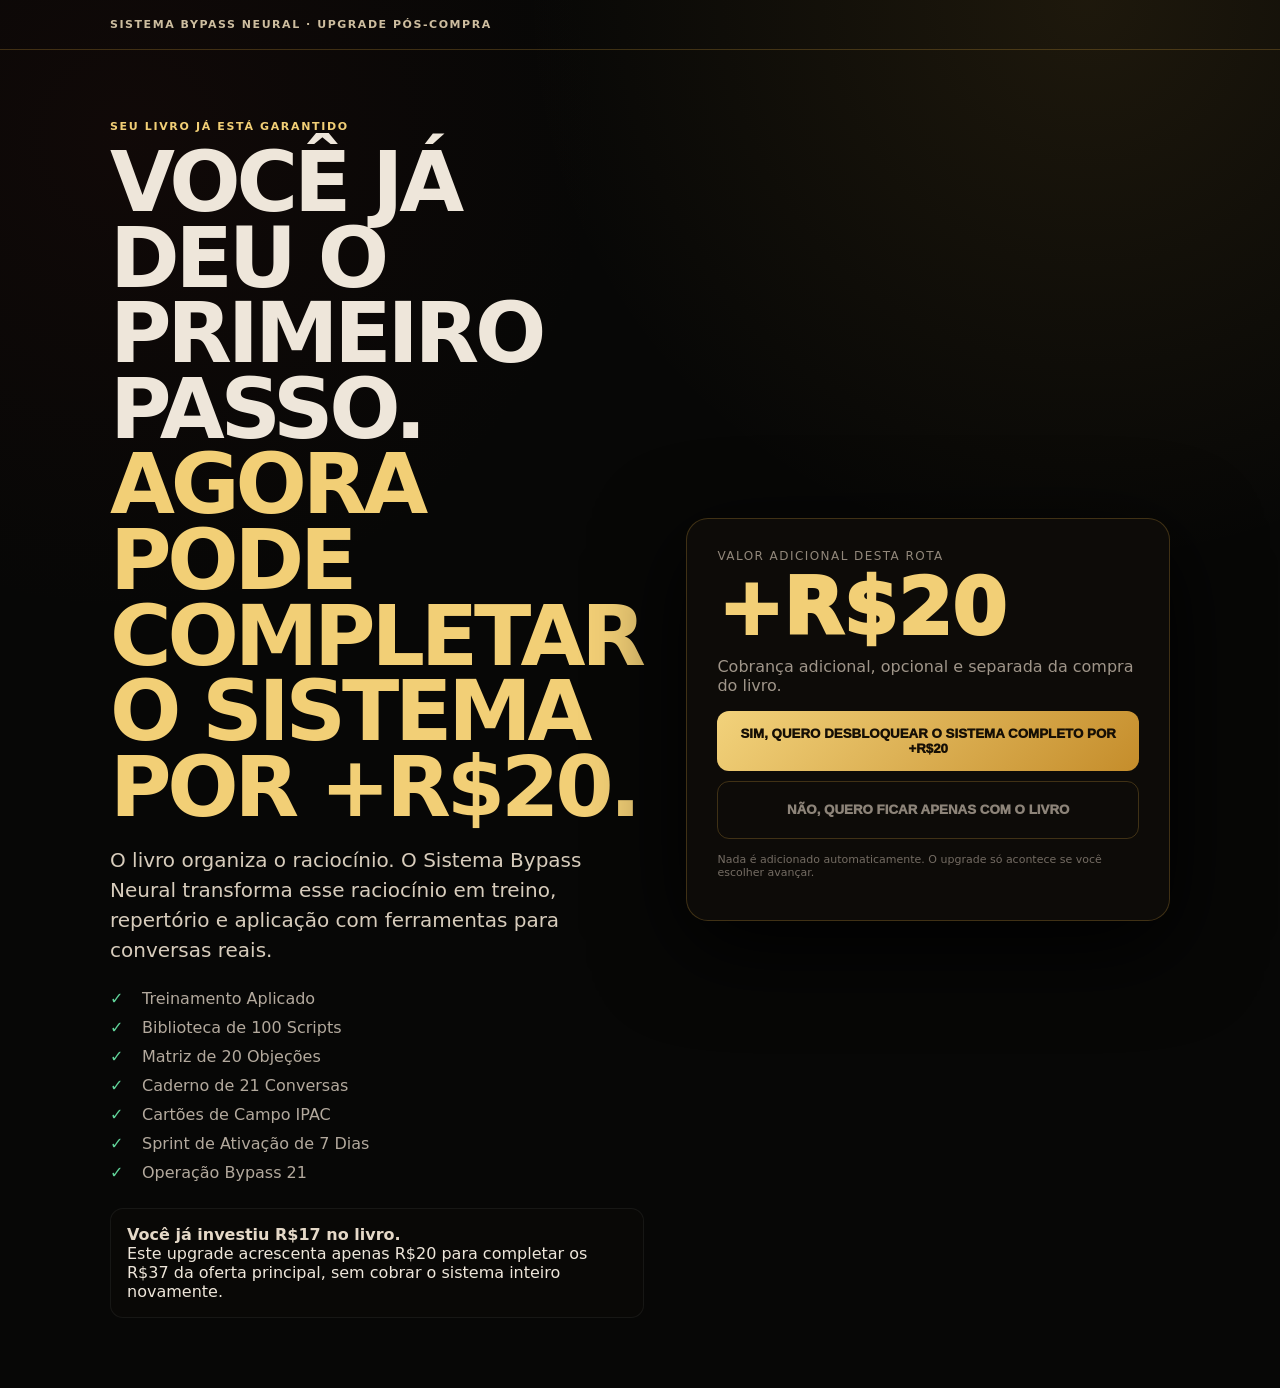
<file: upgrade-20.html>
<!doctype html><html lang="pt-BR"><head><meta charset="utf-8"><meta name="viewport" content="width=device-width,initial-scale=1"><meta name="robots" content="noindex,nofollow"><title>Complete o Sistema Bypass Neural por +R$20</title><style>:root{--bg:#070706;--gold:#f2cf76;--line:rgba(214,164,60,.25);--text:#eee6da;--muted:#a49a8d;--green:#61d49a}*{box-sizing:border-box}body{margin:0;background:radial-gradient(circle at 85% 0,rgba(214,164,60,.11),transparent 32%),radial-gradient(circle at 10% 10%,rgba(113,31,25,.09),transparent 28%),var(--bg);color:var(--text);font-family:Inter,system-ui,sans-serif}.wrap{width:min(calc(100% - 28px),1060px);margin:auto}.top{padding:18px 0;border-bottom:1px solid var(--line);font-size:11px;text-transform:uppercase;letter-spacing:.14em;color:#cdbd9f;font-weight:900}.hero{padding:70px 0}.grid{display:grid;grid-template-columns:1.05fr .95fr;gap:42px;align-items:center}.ey{font-size:11px;letter-spacing:.15em;text-transform:uppercase;color:var(--gold);font-weight:900}h1{font-size:clamp(48px,7vw,84px);line-height:.9;letter-spacing:-.05em;margin:12px 0 20px;text-transform:uppercase}h1 span{color:var(--gold)}.lead{font-size:20px;color:#d7ccbc;line-height:1.5}.checks{display:grid;gap:10px;margin:24px 0}.check{display:grid;grid-template-columns:24px 1fr;gap:8px;color:#b3a99d}.check b{color:var(--green)}.panel{border:1px solid var(--line);border-radius:22px;background:#0d0b08;padding:30px;box-shadow:0 25px 90px #000}.delta{font-size:12px;color:#91877a;text-transform:uppercase;letter-spacing:.12em}.price{font-size:78px;line-height:.85;font-weight:950;color:var(--gold);margin:12px 0}.explain{color:#9f9589}.btn{width:100%;min-height:58px;border:0;border-radius:12px;font-weight:950;cursor:pointer;padding:15px 18px}.gold{background:linear-gradient(135deg,#f2d27b,#c58d2b);color:#160f05}.no{margin-top:10px;background:transparent;color:#8d8479;border:1px solid var(--line)}.fine{font-size:11px;color:#746c63;margin-top:14px}.compare{margin-top:26px;padding:16px;border:1px solid rgba(255,255,255,.06);border-radius:13px;background:#090806}.compare strong{display:block;color:#e5d9c8}.modal{position:fixed;inset:0;background:rgba(0,0,0,.86);display:grid;place-items:center;padding:18px}.modal[hidden]{display:none}.box{width:min(100%,520px);background:#0d0b08;border:1px solid var(--line);border-radius:18px;padding:28px}.box h2{font-size:34px;margin:8px 0 12px}.box p{color:#9f9589}.box button{margin-top:10px}@media(max-width:760px){.grid{grid-template-columns:1fr}.hero{padding-top:45px}.lead{font-size:18px}}</style><script src="commerce-r17.js"></script></head><body><header class="top"><div class="wrap">Sistema Bypass Neural · Upgrade pós-compra</div></header><main class="hero"><div class="wrap grid"><section><div class="ey">Seu livro já está garantido</div><h1>Você já deu o primeiro passo. <span>Agora pode completar o sistema por +R$20.</span></h1><p class="lead">O livro organiza o raciocínio. O Sistema Bypass Neural transforma esse raciocínio em treino, repertório e aplicação com ferramentas para conversas reais.</p><div class="checks"><div class="check"><b>✓</b><span>Treinamento Aplicado</span></div><div class="check"><b>✓</b><span>Biblioteca de 100 Scripts</span></div><div class="check"><b>✓</b><span>Matriz de 20 Objeções</span></div><div class="check"><b>✓</b><span>Caderno de 21 Conversas</span></div><div class="check"><b>✓</b><span>Cartões de Campo IPAC</span></div><div class="check"><b>✓</b><span>Sprint de Ativação de 7 Dias</span></div><div class="check"><b>✓</b><span>Operação Bypass 21</span></div></div><div class="compare"><strong>Você já investiu R$17 no livro.</strong><span>Este upgrade acrescenta apenas R$20 para completar os R$37 da oferta principal, sem cobrar o sistema inteiro novamente.</span></div></section><aside class="panel"><div class="delta">Valor adicional desta rota</div><div class="price">+R$20</div><p class="explain">Cobrança adicional, opcional e separada da compra do livro.</p><button class="btn gold" id="yes">SIM, QUERO DESBLOQUEAR O SISTEMA COMPLETO POR +R$20</button><button class="btn no" id="no">NÃO, QUERO FICAR APENAS COM O LIVRO</button><p class="fine">Nada é adicionado automaticamente. O upgrade só acontece se você escolher avançar.</p></aside></div></main><div class="modal" id="modal" hidden><div class="box"><div class="ey">Checkout do upgrade</div><h2>A rota de +R$20 já está pronta. Falta apenas a URL do checkout dedicado.</h2><p>Não vou mandar você para o checkout de R$37 e cobrar duas vezes. Quando a Hotmart correta estiver configurada, este botão apontará diretamente para o upgrade incremental.</p><button class="btn gold" id="ok">ENTENDI</button></div></div><script>(()=>{const C=window.BYPASS_COMMERCE||{},u=C.upgrade?.checkout||'',P=C.pixel||'341131507668987';function loadPixel(){if(window.fbq)return;!function(f,b,e,v,n,t,s){if(f.fbq)return;n=f.fbq=function(){n.callMethod?n.callMethod.apply(n,arguments):n.queue.push(arguments)};if(!f._fbq)f._fbq=n;n.push=n;n.loaded=!0;n.version='2.0';n.queue=[];t=b.createElement(e);t.async=!0;t.src=v;s=b.getElementsByTagName(e)[0];s.parentNode.insertBefore(t,s)}(window,document,'script','https://connect.facebook.net/en_US/fbevents.js');fbq('init',P);fbq('track','PageView')}loadPixel();try{fbq('trackCustom','UPGRADE20_View',{value:20,currency:'BRL'})}catch(e){};document.getElementById('yes').onclick=()=>{try{fbq('trackCustom','UPGRADE20_CTA',{value:20,currency:'BRL'})}catch(e){};if(u){location.href=u}else document.getElementById('modal').hidden=false};document.getElementById('no').onclick=()=>location.href='obrigado-livro.html';document.getElementById('ok').onclick=()=>document.getElementById('modal').hidden=true})();</script></body></html>
</file>
